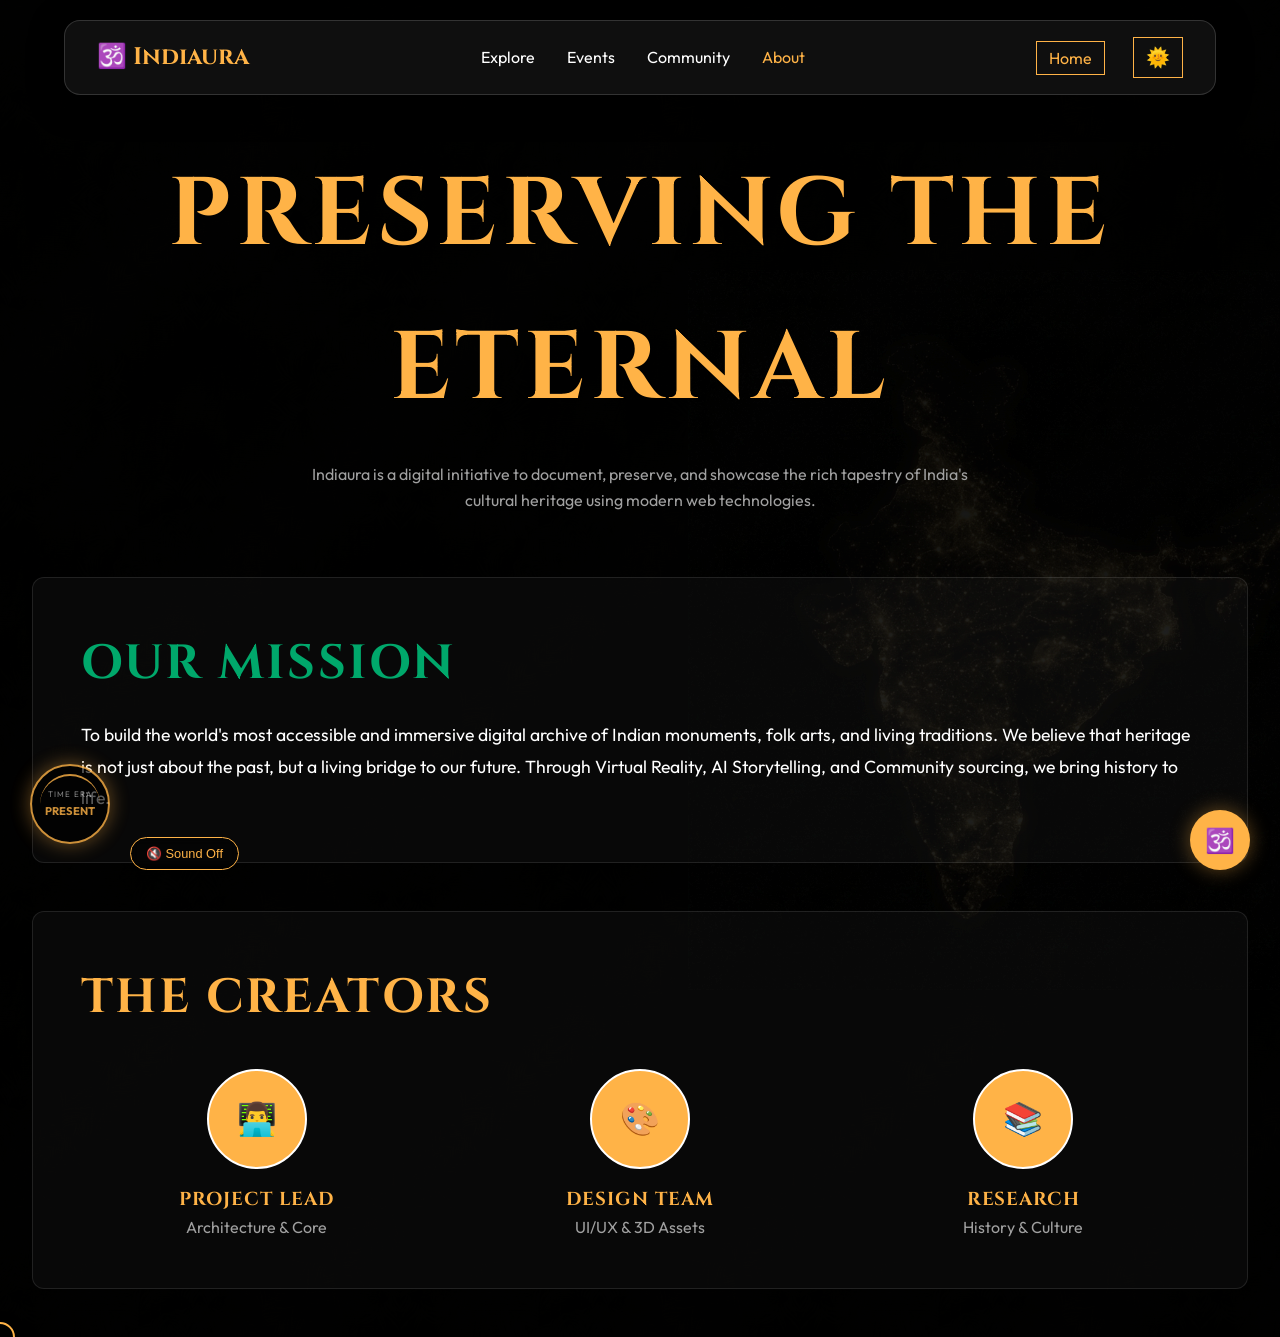
<file: INDIAURA-main/about.html>
<!DOCTYPE html>
<html lang="en">

<head>
    <meta charset="UTF-8">
    <meta name="viewport" content="width=device-width, initial-scale=1.0">
    <title>About Us | Indiaura</title>
    <link rel="stylesheet" href="css/style.css">
    <style>
        .about-section {
            background: rgba(255, 255, 255, 0.03);
            border: var(--glass-border);
            border-radius: 12px;
            padding: 3rem;
            margin-bottom: 3rem;
        }

        .team-grid {
            display: grid;
            grid-template-columns: repeat(auto-fit, minmax(200px, 1fr));
            gap: 2rem;
            margin-top: 2rem;
        }

        .team-card {
            text-align: center;
        }

        .team-avatar {
            width: 100px;
            height: 100px;
            border-radius: 50%;
            background: var(--color-primary);
            margin: 0 auto 1rem;
            display: flex;
            align-items: center;
            justify-content: center;
            font-size: 2rem;
            border: 2px solid var(--color-text-main);
        }
    </style>
</head>

<body>

    <nav class="glass-panel"
        style="position: sticky; top: 20px; width: 90%; max-width: 1200px; margin: 0 auto; z-index: 1000; padding: 1rem 2rem; display: flex; justify-content: space-between; align-items: center;">
        <div class="logo"
            style="font-family: var(--font-heading); font-size: 1.5rem; font-weight: 700; color: var(--color-primary);">
            <a href="index.html">🕉️ Indiaura</a>
        </div>
        <div class="nav-links" style="display: flex; gap: 2rem;">
            <a href="explore.html">Explore</a>
            <a href="events.html">Events</a>
            <a href="community.html">Community</a>
            <a href="about.html" style="color: var(--color-primary);">About</a>
        </div>
        <div class="nav-actions">
            <a href="index.html" class="btn-outline" style="padding: 6px 12px; margin-right: 15px;">Home</a>
            <!-- Theme toggle injected here -->
        </div>
    </nav>

    <div class="container animate-fade-up" style="margin-top: 4rem;">

        <div style="text-align: center; margin-bottom: 4rem;">
            <h1>Preserving the Eternal</h1>
            <p style="color: var(--color-text-muted); max-width: 700px; margin: 1rem auto;">
                Indiaura is a digital initiative to document, preserve, and showcase the rich tapestry of India's
                cultural heritage using modern web technologies.
            </p>
        </div>

        <div class="about-section">
            <h2 style="color: var(--color-secondary);">Our Mission</h2>
            <p style="font-size: 1.1rem; margin-top: 1rem; line-height: 1.8;">
                To build the world's most accessible and immersive digital archive of Indian monuments, folk arts, and
                living traditions. We believe that heritage is not just about the past, but a living bridge to our
                future. Through Virtual Reality, AI Storytelling, and Community sourcing, we bring history to life.
            </p>
        </div>

        <div class="about-section">
            <h2>The Creators</h2>
            <div class="team-grid">
                <div class="team-card">
                    <div class="team-avatar">👨‍💻</div>
                    <h3>Project Lead</h3>
                    <p style="color: var(--color-text-muted);">Architecture & Core</p>
                </div>
                <div class="team-card">
                    <div class="team-avatar">🎨</div>
                    <h3>Design Team</h3>
                    <p style="color: var(--color-text-muted);">UI/UX & 3D Assets</p>
                </div>
                <div class="team-card">
                    <div class="team-avatar">📚</div>
                    <h3>Research</h3>
                    <p style="color: var(--color-text-muted);">History & Culture</p>
                </div>
            </div>
        </div>

    </div>

    <script type="module" src="js/main.js"></script>
    <div class="india-bg-watermark"></div>
<script type="module" src="js/interactions.js"></script><div class="india-bg-watermark"></div><script type="module" src="js/chronos.js"></script><script type="module" src="js/veda.js"></script><script type="module" src="js/aurasynth.js"></script></body>

</html>
</file>
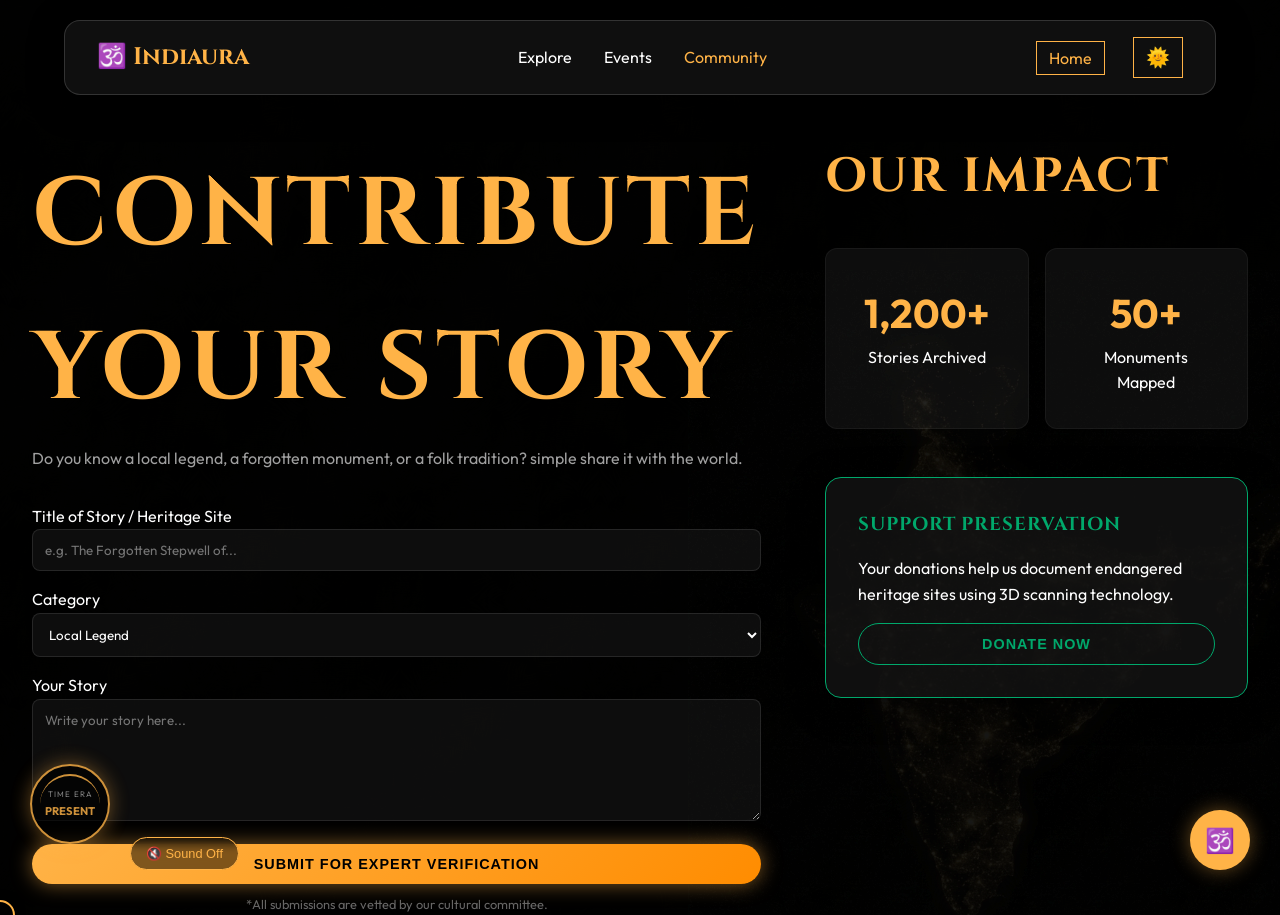
<file: INDIAURA-main/community.html>
<!DOCTYPE html>
<html lang="en">

<head>
    <meta charset="UTF-8">
    <meta name="viewport" content="width=device-width, initial-scale=1.0">
    <title>Community | Indiaura</title>
    <link rel="stylesheet" href="css/style.css">
    <style>
        .split-layout {
            display: grid;
            grid-template-columns: 1fr 1fr;
            gap: 4rem;
            margin-top: 3rem;
        }

        input,
        textarea,
        select {
            width: 100%;
            background: rgba(255, 255, 255, 0.05);
            border: 1px solid rgba(255, 255, 255, 0.1);
            padding: 12px;
            border-radius: 8px;
            color: white;
            margin-bottom: 1rem;
            font-family: var(--font-body);
        }

        input:focus,
        textarea:focus {
            outline: none;
            border-color: var(--color-primary);
        }

        .stat-box {
            background: var(--color-bg-card);
            padding: 2rem;
            border-radius: 12px;
            text-align: center;
            border: 1px solid rgba(255, 255, 255, 0.05);
        }

        .stat-number {
            font-size: 2.5rem;
            font-weight: 700;
            color: var(--color-primary);
        }
    </style>
</head>

<body>

    <nav class="glass-panel"
        style="position: sticky; top: 20px; width: 90%; max-width: 1200px; margin: 0 auto; z-index: 1000; padding: 1rem 2rem; display: flex; justify-content: space-between; align-items: center;">
        <div class="logo"
            style="font-family: var(--font-heading); font-size: 1.5rem; font-weight: 700; color: var(--color-primary);">
            <a href="index.html">🕉️ Indiaura</a>
        </div>
        <div class="nav-links" style="display: flex; gap: 2rem;">
            <a href="explore.html">Explore</a>
            <a href="events.html">Events</a>
            <a href="community.html" style="color: var(--color-primary);">Community</a>
        </div>
        <div class="nav-actions">
            <a href="index.html" class="btn-outline" style="padding: 6px 12px; margin-right: 15px;">Home</a>
            <!-- Theme toggle injected here -->
        </div>
    </nav>

    <div class="container animate-fade-up" style="margin-top: 4rem;">

        <div class="split-layout">
            <!-- Left: Contribute Form -->
            <div>
                <h1>Contribute Your Story</h1>
                <p style="color: var(--color-text-muted); margin-bottom: 2rem;">
                    Do you know a local legend, a forgotten monument, or a folk tradition? simple share it with the
                    world.
                </p>

                <form id="story-form" onsubmit="submitStory(event)">
                    <label>Title of Story / Heritage Site</label>
                    <input type="text" placeholder="e.g. The Forgotten Stepwell of..." required>

                    <label>Category</label>
                    <select>
                        <option>Local Legend</option>
                        <option>Folk Art</option>
                        <option>Monument</option>
                        <option>Culinary History</option>
                    </select>

                    <label>Your Story</label>
                    <textarea rows="6" placeholder="Write your story here..." required></textarea>

                    <button type="submit" class="btn btn-primary" style="width: 100%;">Submit for Expert
                        Verification</button>
                    <p style="font-size: 0.8rem; color: #666; margin-top: 10px; text-align: center;">
                        *All submissions are vetted by our cultural committee.
                    </p>
                </form>
            </div>

            <!-- Right: Impact & Donation -->
            <div>
                <h2 style="margin-bottom: 2rem;">Our Impact</h2>

                <div style="display: grid; grid-template-columns: 1fr 1fr; gap: 1rem; margin-bottom: 3rem;">
                    <div class="stat-box">
                        <div class="stat-number">1,200+</div>
                        <div>Stories Archived</div>
                    </div>
                    <div class="stat-box">
                        <div class="stat-number">50+</div>
                        <div>Monuments Mapped</div>
                    </div>
                </div>

                <div class="glass-panel" style="padding: 2rem; border-color: var(--color-secondary);">
                    <h3 style="color: var(--color-secondary);">Support Preservation</h3>
                    <p style="margin: 1rem 0;">Your donations help us document endangered heritage sites using 3D
                        scanning technology.</p>
                    <button class="btn btn-outline"
                        style="border-color: var(--color-secondary); color: var(--color-secondary); width: 100%;">Donate
                        Now</button>
                </div>
            </div>
        </div>
    </div>

    <script>
        function submitStory(e) {
            e.preventDefault();
            const btn = e.target.querySelector('button');
            const originalText = btn.innerText;

            btn.innerText = "Submitting...";

            setTimeout(() => {
                alert("✅ Story Submitted Successfully!\n\nThank you for contributing to India's digital heritage. Our team will review it shortly.");
                e.target.reset();
                btn.innerText = originalText;
            }, 1500);
        }
    </script>
    <script type="module" src="js/main.js"></script>
    <div class="india-bg-watermark"></div>
<script type="module" src="js/interactions.js"></script><div class="india-bg-watermark"></div><script type="module" src="js/chronos.js"></script><script type="module" src="js/veda.js"></script><script type="module" src="js/aurasynth.js"></script></body>

</html>
</file>
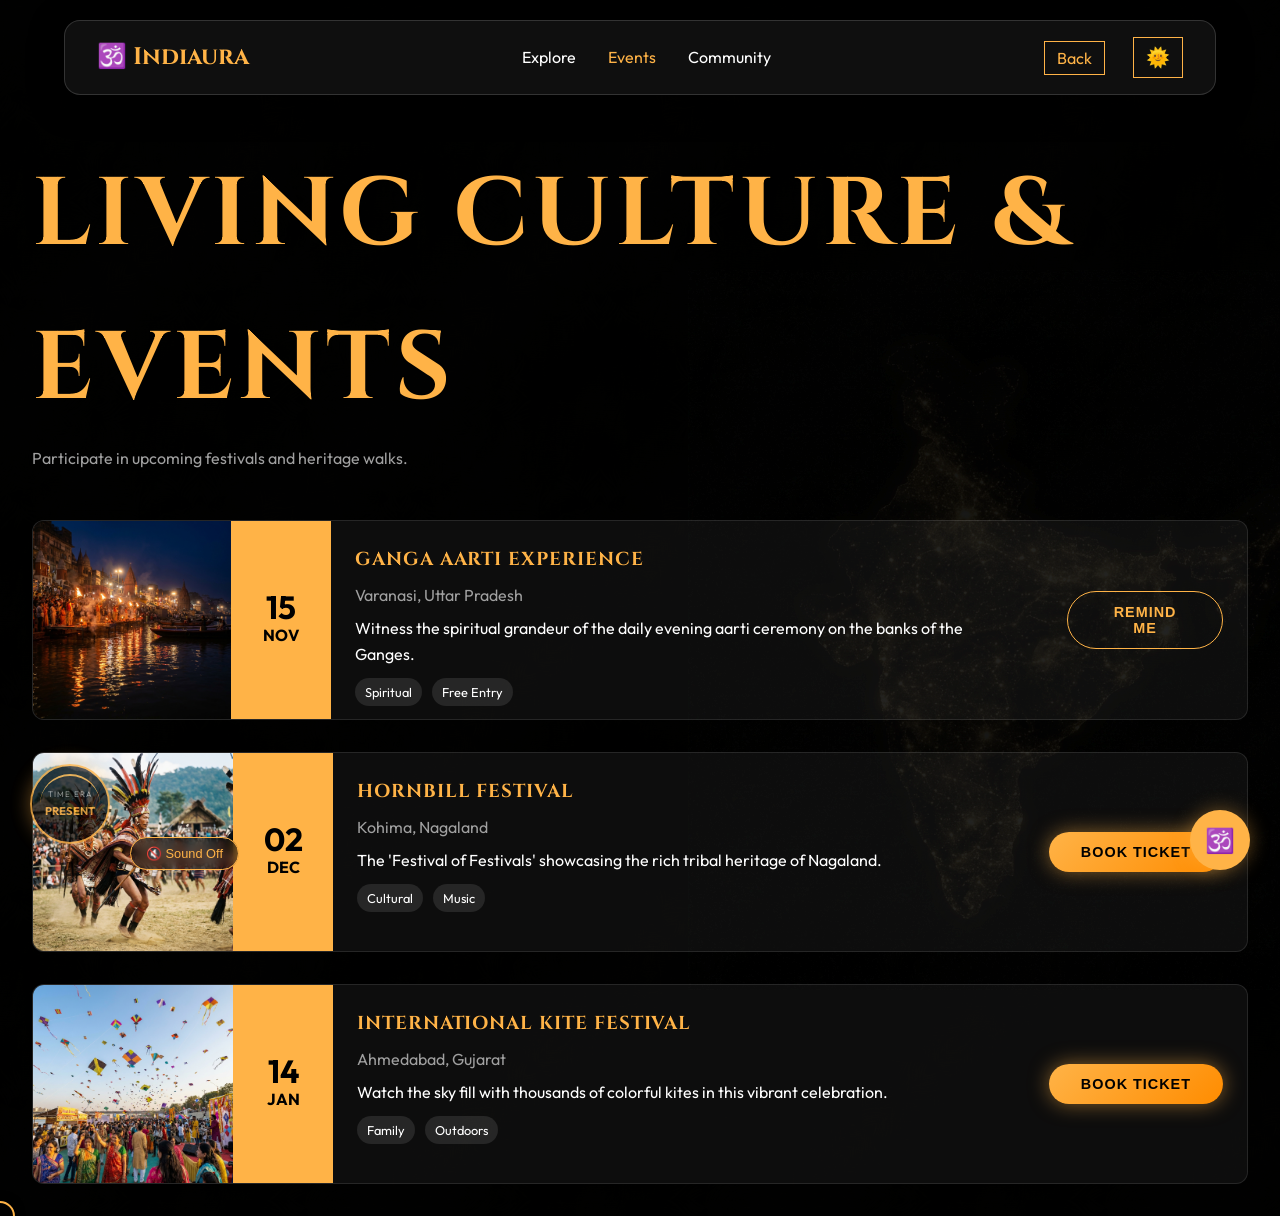
<file: INDIAURA-main/events.html>
<!DOCTYPE html>
<html lang="en">

<head>
    <meta charset="UTF-8">
    <meta name="viewport" content="width=device-width, initial-scale=1.0">
    <title>Events & Festivals | Indiaura</title>
    <link rel="stylesheet" href="css/style.css">
    <style>
        .event-card {
            display: flex;
            background: var(--color-bg-card);
            border: var(--glass-border);
            border-radius: 12px;
            overflow: hidden;
            margin-bottom: 2rem;
            transition: var(--transition-smooth);
            height: 200px;
        }

        .event-card:hover {
            transform: translateX(10px);
            background: rgba(255, 255, 255, 0.08);
        }

        .event-img {
            width: 200px;
            background-size: cover;
            background-position: center;
        }

        .event-date {
            background: var(--color-primary);
            color: #000;
            padding: 1.5rem;
            display: flex;
            flex-direction: column;
            align-items: center;
            justify-content: center;
            min-width: 100px;
            font-weight: 700;
        }

        .event-date span.day {
            font-size: 2rem;
            line-height: 1;
        }

        .event-date span.month {
            font-size: 1rem;
            text-transform: uppercase;
        }

        .event-details {
            padding: 1.5rem;
            flex-grow: 1;
        }

        .event-tags {
            display: flex;
            gap: 10px;
            margin-top: 10px;
        }

        .tag {
            background: rgba(255, 255, 255, 0.1);
            padding: 4px 10px;
            border-radius: 20px;
            font-size: 0.8rem;
        }
    </style>
</head>

<body>

    <nav class="glass-panel"
        style="position: sticky; top: 20px; width: 90%; max-width: 1200px; margin: 0 auto; z-index: 1000; padding: 1rem 2rem; display: flex; justify-content: space-between; align-items: center;">
        <div class="logo"
            style="font-family: var(--font-heading); font-size: 1.5rem; font-weight: 700; color: var(--color-primary);">
            <a href="index.html">🕉️ Indiaura</a>
        </div>
        <div class="nav-links" style="display: flex; gap: 2rem;">
            <a href="explore.html">Explore</a>
            <a href="events.html" style="color: var(--color-primary);">Events</a>
            <a href="community.html">Community</a>
        </div>
        <div class="nav-actions">
            <a href="explore.html" class="btn-outline" style="padding: 6px 12px; margin-right: 15px;">Back</a>
            <!-- Theme toggle will be injected here -->
        </div>
    </nav>

    <div class="container" style="margin-top: 4rem;">
        <h1 class="animate-fade-up">Living Culture & Events</h1>
        <p class="animate-fade-up" style="color: var(--color-text-muted); margin-bottom: 3rem;">Participate in upcoming
            festivals and heritage walks.</p>

        <!-- Event List -->
        <div class="event-list animate-fade-up" style="animation-delay: 0.2s;">

            <!-- Event 1 -->
            <div class="event-card">
                <div class="event-img" style="background-image: url('assets/ganga_aarti.png');"></div>
                <div class="event-date">
                    <span class="day">15</span>
                    <span class="month">Nov</span>
                </div>
                <div class="event-details">
                    <h3>Ganga Aarti Experience</h3>
                    <p style="color: var(--color-text-muted); margin: 0.5rem 0;">Varanasi, Uttar Pradesh</p>
                    <p>Witness the spiritual grandeur of the daily evening aarti ceremony on the banks of the Ganges.
                    </p>
                    <div class="event-tags">
                        <span class="tag">Spiritual</span>
                        <span class="tag">Free Entry</span>
                    </div>
                </div>
                <div style="padding: 1.5rem; display: flex; align-items: center;">
                    <button class="btn btn-outline" onclick="bookTicket('Ganga Aarti')">Remind Me</button>
                </div>
            </div>

            <!-- Event 2 -->
            <div class="event-card">
                <div class="event-img" style="background-image: url('assets/hornbill.png');"></div>
                <div class="event-date">
                    <span class="day">02</span>
                    <span class="month">Dec</span>
                </div>
                <div class="event-details">
                    <h3>Hornbill Festival</h3>
                    <p style="color: var(--color-text-muted); margin: 0.5rem 0;">Kohima, Nagaland</p>
                    <p>The 'Festival of Festivals' showcasing the rich tribal heritage of Nagaland.</p>
                    <div class="event-tags">
                        <span class="tag">Cultural</span>
                        <span class="tag">Music</span>
                    </div>
                </div>
                <div style="padding: 1.5rem; display: flex; align-items: center;">
                    <button class="btn btn-primary" onclick="bookTicket('Hornbill Festival')">Book Ticket</button>
                </div>
            </div>

            <!-- Event 3 -->
            <div class="event-card">
                <div class="event-img" style="background-image: url('assets/kite_festival.png');"></div>
                <div class="event-date">
                    <span class="day">14</span>
                    <span class="month">Jan</span>
                </div>
                <div class="event-details">
                    <h3>International Kite Festival</h3>
                    <p style="color: var(--color-text-muted); margin: 0.5rem 0;">Ahmedabad, Gujarat</p>
                    <p>Watch the sky fill with thousands of colorful kites in this vibrant celebration.</p>
                    <div class="event-tags">
                        <span class="tag">Family</span>
                        <span class="tag">Outdoors</span>
                    </div>
                </div>
                <div style="padding: 1.5rem; display: flex; align-items: center;">
                    <button class="btn btn-primary" onclick="bookTicket('Kite Festival')">Book Ticket</button>
                </div>
            </div>

        </div>
    </div>

    <script>
        function bookTicket(eventName) {
            alert(`🎟️ Mock Booking Initiated for: ${eventName}\n\nThis is a demo feature. In a real app, this would open a payment gateway.`);
        }
    </script>
    <script type="module" src="js/main.js"></script>
    <div class="india-bg-watermark"></div>
<script type="module" src="js/interactions.js"></script><div class="india-bg-watermark"></div><script type="module" src="js/chronos.js"></script><script type="module" src="js/veda.js"></script><script type="module" src="js/aurasynth.js"></script></body>

</html>
</file>
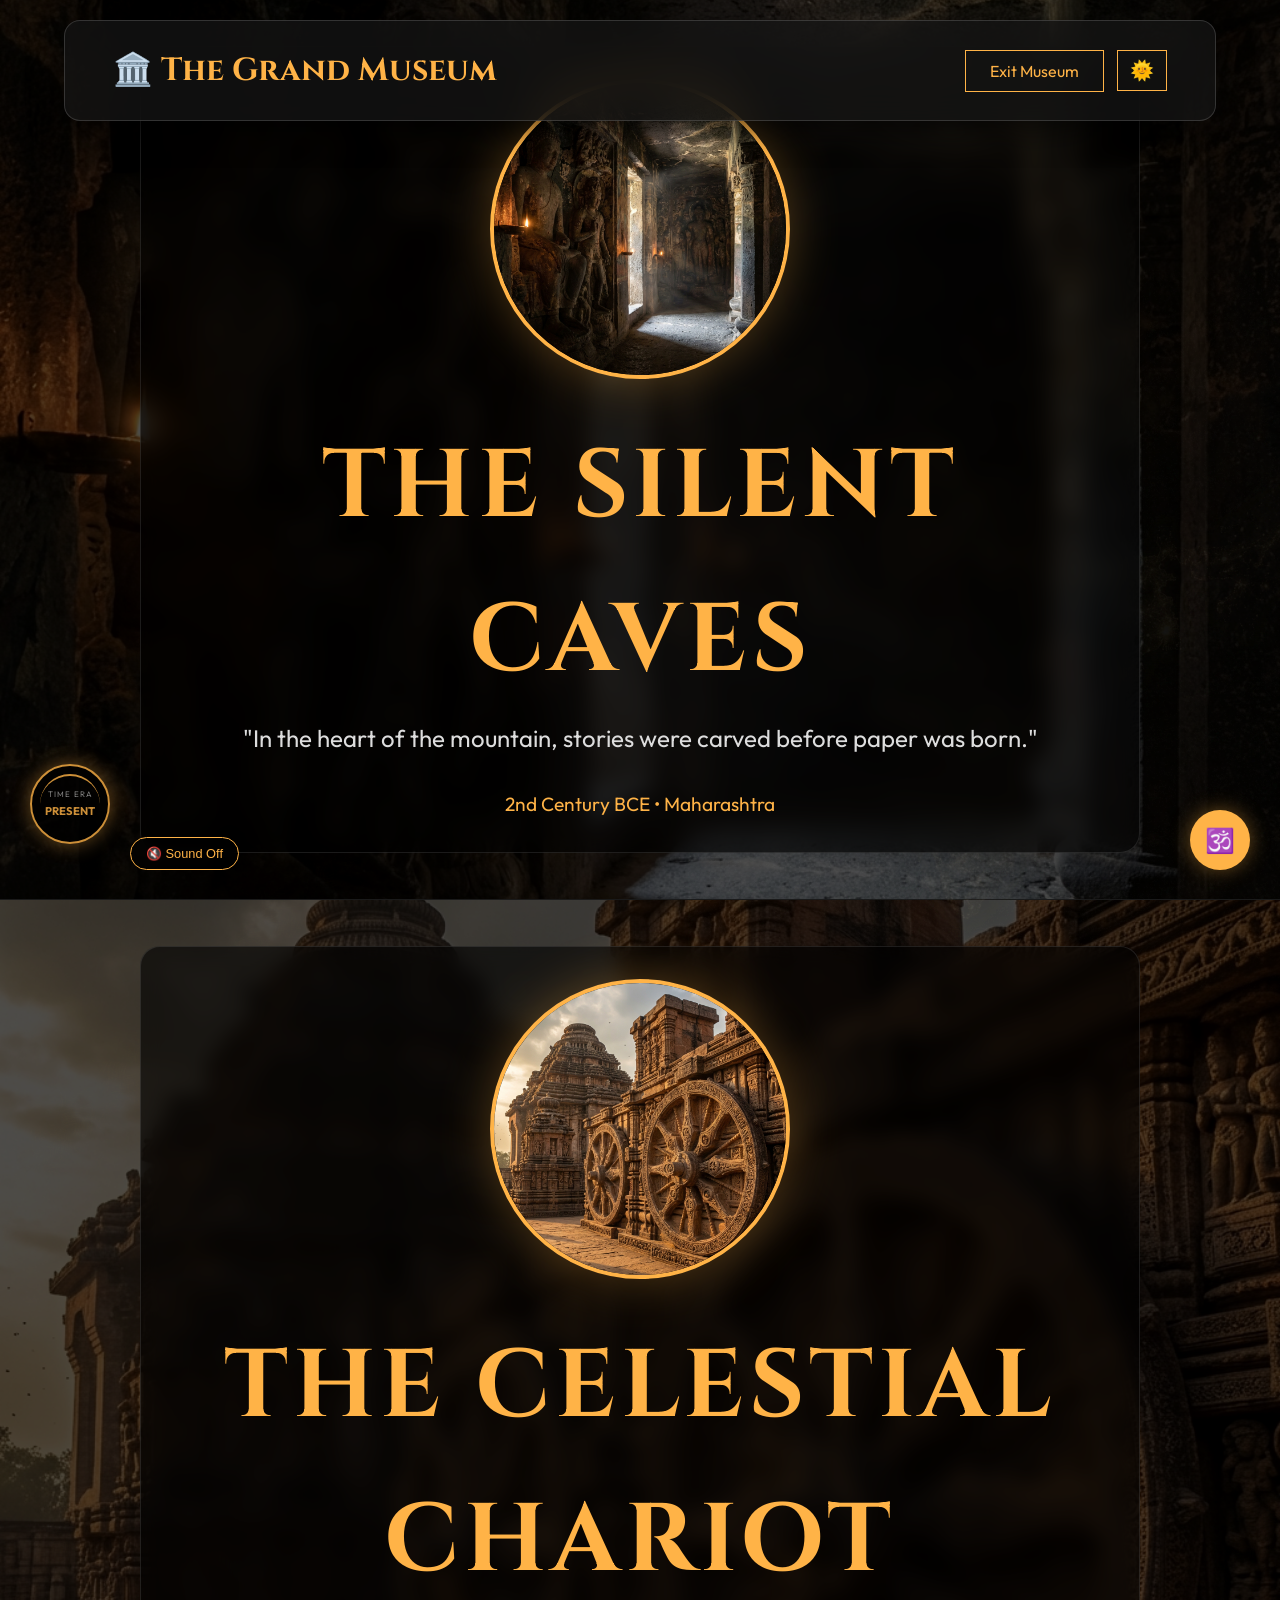
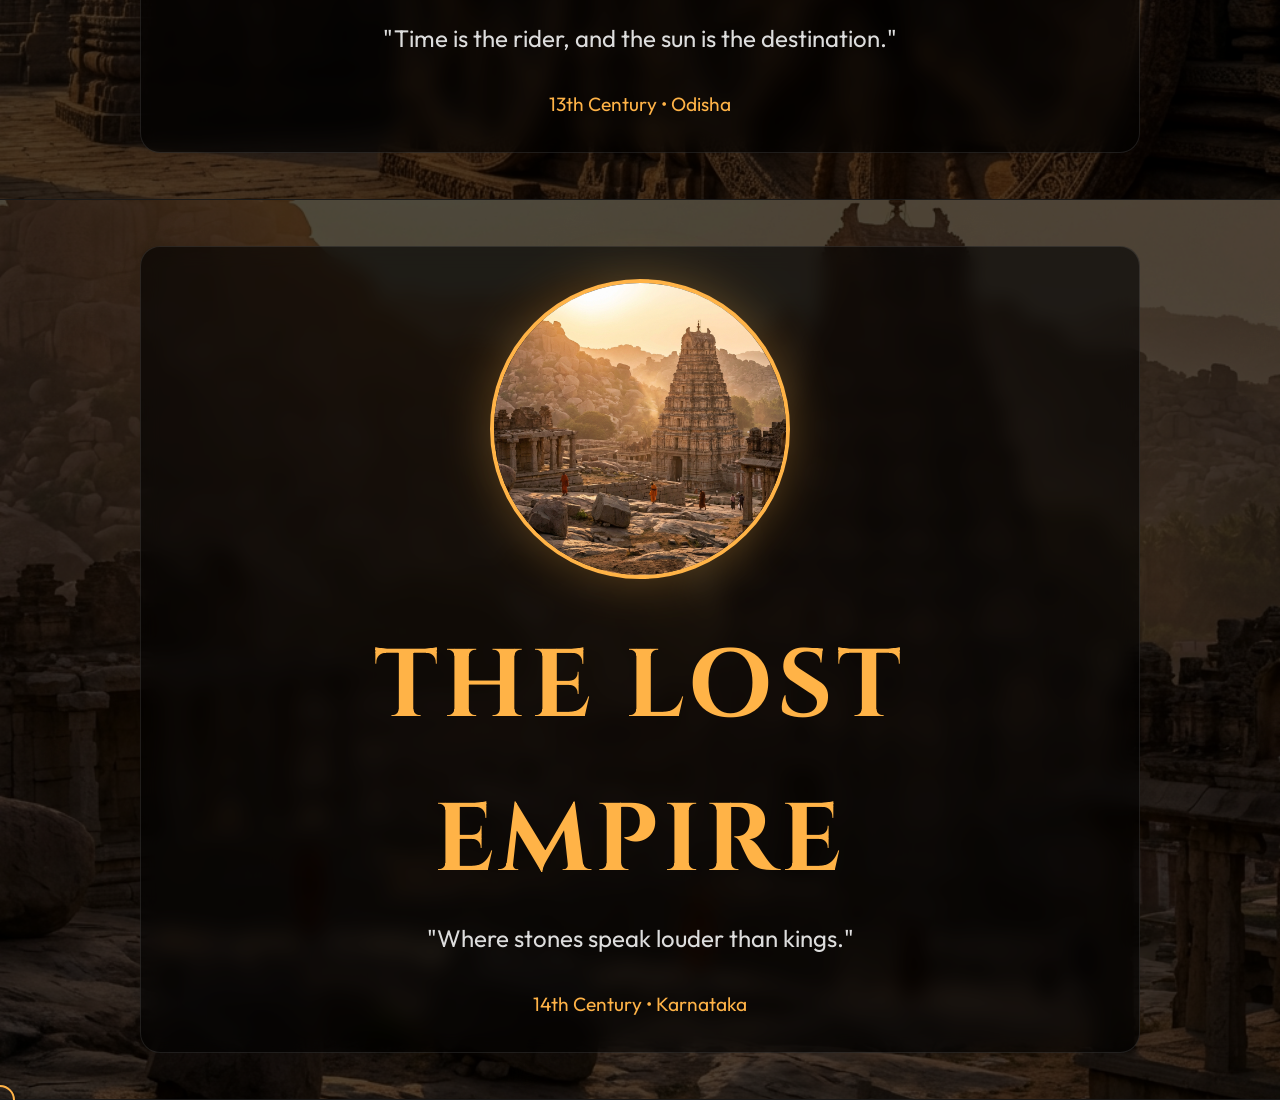
<file: INDIAURA-main/museum.html>
<!DOCTYPE html>
<html lang="en">

<head>
    <meta charset="UTF-8">
    <meta name="viewport" content="width=device-width, initial-scale=1.0">
    <title>The Grand Museum | Indiaura</title>
    <link rel="stylesheet" href="css/style.css">
    <style>
        .museum-section {
            height: 100vh;
            display: flex;
            align-items: center;
            justify-content: center;
            position: relative;
            overflow: hidden;
            border-bottom: 1px solid rgba(255, 255, 255, 0.1);
        }

        .museum-bg {
            position: absolute;
            top: 0;
            left: 0;
            width: 100%;
            height: 100%;
            background-size: cover;
            background-position: center;
            opacity: 0.3;
            transition: transform 0.5s ease;
        }

        .museum-content {
            position: relative;
            z-index: 10;
            text-align: center;
            max-width: 1000px;
            padding: 2rem;
            background: rgba(0, 0, 0, 0.6);
            backdrop-filter: blur(10px);
            border: 1px solid rgba(255, 255, 255, 0.1);
            border-radius: 20px;
        }

        .artifact-frame {
            width: 300px;
            height: 300px;
            margin: 0 auto 2rem;
            border-radius: 50%;
            overflow: hidden;
            border: 4px solid var(--color-primary);
            box-shadow: 0 0 50px rgba(255, 179, 71, 0.3);
            animation: float 6s ease-in-out infinite;
        }

        .artifact-img {
            width: 100%;
            height: 100%;
            object-fit: cover;
        }

        @keyframes float {

            0%,
            100% {
                transform: translateY(0);
            }

            50% {
                transform: translateY(-20px);
            }
        }
    </style>
</head>

<body>

    <nav class="glass-panel"
        style="position: fixed; top: 20px; left: 50%; transform: translateX(-50%); width: 90%; max-width: 1600px; z-index: 1000; padding: 1.5rem 3rem; display: flex; justify-content: space-between; align-items: center;">
        <div class="logo"
            style="font-family: var(--font-heading); font-size: 2rem; font-weight: 700; color: var(--color-primary);">
            <a href="index.html">🏛️ The Grand Museum</a>
        </div>
        <div class="nav-actions">
            <a href="index.html" class="btn-outline" style="padding: 10px 24px; font-size: 1rem;">Exit Museum</a>
        </div>
    </nav>

    <!-- Exhibit 1 -->
    <section class="museum-section">
        <div class="museum-bg" style="background-image: url('assets/ajanta.png');"></div>
        <div class="museum-content animate-fade-up">
            <div class="artifact-frame">
                <img src="assets/ajanta.png" class="artifact-img" alt="Ajanta">
            </div>
            <h1>The Silent Caves</h1>
            <p style="font-size: 1.5rem; color: #ddd; margin-bottom: 2rem;">
                "In the heart of the mountain, stories were carved before paper was born."
            </p>
            <div style="font-size: 1.2rem; color: var(--color-primary);">2nd Century BCE • Maharashtra</div>
        </div>
    </section>

    <!-- Exhibit 2 -->
    <section class="museum-section">
        <div class="museum-bg" style="background-image: url('assets/konark.png');"></div>
        <div class="museum-content animate-fade-up">
            <div class="artifact-frame">
                <img src="assets/konark.png" class="artifact-img" alt="Konark">
            </div>
            <h1>The Celestial Chariot</h1>
            <p style="font-size: 1.5rem; color: #ddd; margin-bottom: 2rem;">
                "Time is the rider, and the sun is the destination."
            </p>
            <div style="font-size: 1.2rem; color: var(--color-primary);">13th Century • Odisha</div>
        </div>
    </section>

    <!-- Exhibit 3 -->
    <section class="museum-section">
        <div class="museum-bg" style="background-image: url('assets/hampi.png');"></div>
        <div class="museum-content animate-fade-up">
            <div class="artifact-frame">
                <img src="assets/hampi.png" class="artifact-img" alt="Hampi">
            </div>
            <h1>The Lost Empire</h1>
            <p style="font-size: 1.5rem; color: #ddd; margin-bottom: 2rem;">
                "Where stones speak louder than kings."
            </p>
            <div style="font-size: 1.2rem; color: var(--color-primary);">14th Century • Karnataka</div>
        </div>
    </section>

    <script type="module" src="js/main.js"></script>
    <div class="india-bg-watermark"></div>
<script type="module" src="js/interactions.js"></script><div class="india-bg-watermark"></div><script type="module" src="js/chronos.js"></script><script type="module" src="js/veda.js"></script><script type="module" src="js/aurasynth.js"></script></body>

</html>
</file>
<file: INDIAURA-main/css/style.css>
/* Indiaura - Premium Heritage Platform Design System */
@import url('https://fonts.googleapis.com/css2?family=Cinzel:wght@400;700&family=Outfit:wght@300;400;500;700&display=swap');

:root {
    /* Premium Color Palette (Dark Default) */
    --color-bg-deep: #050505;
    /* Ultra dark background */
    --color-bg-card: rgba(255, 255, 255, 0.05);
    /* Glass effect base */
    --color-primary: #FFB347;
    /* Saffron Gold */
    --color-primary-glow: rgba(255, 179, 71, 0.5);
    --color-secondary: #00A86B;
    /* Jade Green (subtle) */
    --color-accent: #E0115F;
    /* Ruby/Magenta for festivals */
    --color-text-main: #FFFFFF;
    --color-text-muted: #A0A0A0;
    --color-border: rgba(255, 255, 255, 0.1);

    /* Typography */
    --font-heading: 'Cinzel', serif;
    --font-body: 'Outfit', sans-serif;

    /* Spacing */
    --spacing-xs: 0.5rem;
    --spacing-sm: 1rem;
    --spacing-md: 2rem;
    --spacing-lg: 4rem;
    --spacing-xl: 8rem;

    /* Effects */
    --glass-bg: rgba(20, 20, 30, 0.6);
    --glass-border: 1px solid rgba(255, 255, 255, 0.1);
    --glass-shadow: 0 8px 32px 0 rgba(0, 0, 0, 0.37);
    --transition-smooth: all 0.4s cubic-bezier(0.16, 1, 0.3, 1);
}

/* Light Theme Variables */
[data-theme="light"] {
    --color-bg-deep: #F5F5F0;
    /* Creamy White */
    --color-bg-card: rgba(255, 255, 255, 0.6);
    --color-text-main: #1A1A1A;
    --color-text-muted: #555555;
    --color-border: rgba(0, 0, 0, 0.1);
    --glass-border: 1px solid rgba(0, 0, 0, 0.1);
    --glass-shadow: 0 8px 32px 0 rgba(0, 0, 0, 0.1);
    --color-primary-glow: rgba(255, 179, 71, 0.2);
    /* Pattern overlay needs to be inverted or handled differently */
}

* {
    margin: 0;
    padding: 0;
    box-sizing: border-box;
}

/* Holographic Overrides (My Wish Feature) */
[data-era="future"] .heritage-card,
[data-era="future"] .event-card,
[data-era="future"] .artifact-frame {
    position: relative;
    overflow: hidden;
    box-shadow: 0 0 20px rgba(0, 255, 255, 0.4);
    border: 1px solid rgba(0, 255, 255, 0.6);
}

[data-era="future"] img,
[data-era="future"] .card-img,
[data-era="future"] .event-img,
[data-era="future"] .hero-banner {
    filter: contrast(1.2) brightness(1.1) hue-rotate(15deg);
}

[data-era="future"] .heritage-card::after,
[data-era="future"] .event-card::after,
[data-era="future"] .artifact-frame::after {
    content: " ";
    display: block;
    position: absolute;
    top: 0;
    left: 0;
    bottom: 0;
    right: 0;
    background: linear-gradient(rgba(18, 16, 16, 0) 50%, rgba(0, 255, 255, 0.1) 50%), linear-gradient(90deg, rgba(255, 0, 0, 0.06), rgba(0, 255, 0, 0.02), rgba(0, 0, 255, 0.06));
    z-index: 2;
    background-size: 100% 4px, 6px 100%;
    pointer-events: none;
    animation: scanlines 1s linear infinite;
}

@keyframes scanlines {
    0% {
        background-position: 0 0;
    }

    100% {
        background-position: 0 8px;
    }
}

body {
    background-color: var(--color-bg-deep);
    background-image: url('../assets/bg_pattern.png');
    background-repeat: repeat;
    background-size: 400px;
    background-blend-mode: soft-light;
    color: var(--color-text-main);
    font-family: var(--font-body);
    overflow-x: hidden;
    line-height: 1.6;
    transition: background-color 0.5s ease, color 0.5s ease;
    /* cursor: none;  Removed to fix visibility issues */
}

/* Custom Cursor (Visual Follower) */
.custom-cursor {
    width: 30px;
    height: 30px;
    border: 2px solid var(--color-primary);
    border-radius: 50%;
    position: fixed;
    pointer-events: none;
    z-index: 9999;
    transform: translate(-50%, -50%);
    transition: width 0.3s, height 0.3s, background 0.3s;
    box-shadow: 0 0 10px rgba(0, 0, 0, 0.5);
    /* Shadow for contrast */
}

.cursor-dot {
    width: 4px;
    height: 4px;
    background: var(--color-primary);
    border-radius: 50%;
    position: fixed;
    pointer-events: none;
    z-index: 10000;
}

.cursor-hover {
    width: 50px;
    height: 50px;
    background: rgba(255, 179, 71, 0.1);
    border-color: transparent;
}

/* 3D Tilt Shine */
.shine {
    position: absolute;
    top: 0;
    left: 0;
    right: 0;
    bottom: 0;
    pointer-events: none;
    z-index: 10;
    border-radius: inherit;
}

/* For Light Mode Pattern adjustment */
[data-theme="light"] body {
    background-blend-mode: multiply;
    background-image: url('../assets/bg_pattern.png');
    /* Could opt for a lighter pattern if needed, or stick with this */
    opacity: 1;
}

/* Global India Simulator Watermark */
.india-bg-watermark {
    position: fixed;
    bottom: -10vh;
    right: -10vw;
    width: 80vh;
    height: 80vh;
    background-image: url('../assets/india_overlay.png');
    background-size: contain;
    background-repeat: no-repeat;
    opacity: 0.05;
    pointer-events: none;
    z-index: -1;
    mix-blend-mode: screen;
}

[data-theme="light"] .india-bg-watermark {
    mix-blend-mode: multiply;
    /* Better for light backgrounds */
    opacity: 0.1;
    filter: invert(1);
    /* Invert the gold/black silhouette for light mode visibility */
}

h1,
h2,
h3,
h4,
h5,
h6 {
    font-family: var(--font-heading);
    font-weight: 700;
    color: var(--color-primary);
    text-transform: uppercase;
    letter-spacing: 0.05em;
}

[data-theme="light"] h1,
[data-theme="light"] h2,
[data-theme="light"] h3 {
    color: #D35400;
    /* Darker Orange/Saffron for light mode contrast */
}

a {
    text-decoration: none;
    color: inherit;
    transition: var(--transition-smooth);
}

/* Utilities */
.container {
    max-width: 1600px;
    /* Bigger container */
    margin: 0 auto;
    padding: 0 var(--spacing-md);
    /* More breathing room */
}

/* Grand Typography */
h1 {
    font-size: 4rem;
    /* Base huge */
}

@media (min-width: 1200px) {
    h1 {
        font-size: 6rem;
        /* Ultra Grand on Desktop */
    }
}

h2 {
    font-size: 3rem;
}

.glass-panel {
    background: rgba(20, 20, 20, 0.75);
    backdrop-filter: blur(20px);
    -webkit-backdrop-filter: blur(20px);
    border: 1px solid rgba(255, 255, 255, 0.15);
    border-radius: 16px;
    box-shadow: 0 8px 32px 0 rgba(0, 0, 0, 0.6);
}

[data-theme="light"] .glass-panel {
    background: rgba(255, 255, 255, 0.75);
    border: 1px solid rgba(255, 255, 255, 0.6);
    box-shadow: 0 8px 32px 0 rgba(0, 0, 0, 0.1);
}

.btn {
    display: inline-block;
    padding: 12px 32px;
    border-radius: 50px;
    font-weight: 600;
    text-transform: uppercase;
    letter-spacing: 1px;
    cursor: pointer;
    transition: var(--transition-smooth);
    border: none;
    font-size: 0.9rem;
    position: relative;
    overflow: hidden;
}

.btn-primary {
    background: linear-gradient(135deg, var(--color-primary), #FF8C00);
    color: #000;
    box-shadow: 0 0 20px var(--color-primary-glow);
}

.btn-primary:hover {
    transform: translateY(-2px);
    box-shadow: 0 0 30px var(--color-primary-glow);
}

.btn-outline {
    background: transparent;
    border: 1px solid var(--color-primary);
    color: var(--color-primary);
}

[data-theme="light"] .btn-outline {
    border-color: #D35400;
    color: #D35400;
}

.btn-outline:hover {
    background: rgba(255, 179, 71, 0.1);
    box-shadow: 0 0 15px rgba(255, 179, 71, 0.2);
}

/* Nav Link */
.nav-link {
    position: relative;
    font-weight: 500;
    color: var(--color-text-muted);
    padding: 0.5rem 0;
}

.nav-link:hover,
.nav-link.active {
    color: var(--color-text-main);
}

.nav-link::after {
    content: '';
    position: absolute;
    bottom: 0;
    left: 0;
    width: 0;
    height: 2px;
    background: var(--color-primary);
    transition: width 0.3s ease;
}

.nav-link:hover::after,
.nav-link.active::after {
    width: 100%;
}

/* Map Overlays */
.india-silhouette {
    /* ... existing styles ... */
    position: absolute;
    top: 50%;
    left: 50%;
    width: 65vh;
    height: 65vh;
    transform: translate(-50%, -50%);
    background-image: url('../assets/india_overlay.png');
    background-size: contain;
    background-repeat: no-repeat;
    background-position: center;
    opacity: 0.15;
    pointer-events: none;
    z-index: 400;
    mix-blend-mode: screen;
    transition: transform 0.1s ease-out;
    filter: blur(1px);
}

[data-theme="light"] .india-silhouette {
    filter: invert(1) blur(1px);
    mix-blend-mode: multiply;
    opacity: 0.1;
}

.map-vignette {
    position: absolute;
    top: 0;
    left: 0;
    width: 100%;
    height: 100vh;
    background: radial-gradient(circle at center, transparent 30%, rgba(5, 5, 5, 0.8) 90%);
    pointer-events: none;
    z-index: 500;
}

[data-theme="light"] .map-vignette {
    background: radial-gradient(circle at center, transparent 30%, rgba(255, 255, 255, 0.5) 90%);
}

/* Animations */
@keyframes fadeIn {
    from {
        opacity: 0;
        transform: translateY(20px);
    }

    to {
        opacity: 1;
        transform: translateY(0);
    }
}

.animate-fade-up {
    animation: fadeIn 0.8s ease-out forwards;
}

/* Particles/Dust Effect */
.dust-particle {
    position: absolute;
    background: var(--color-primary);
    border-radius: 50%;
    opacity: 0.3;
    pointer-events: none;
    animation: float 20s infinite linear;
}

/* Map Specifics Override via CSS for Light Mode Tiles (If using CSS filters) */
[data-theme="light"] .leaflet-container {
    background-color: #E6E6E6 !important;
}

[data-theme="light"] .leaflet-tile {
    filter: none !important;
    /* Reset dark filter */
}

/* Light Mode Popup Overrides */
[data-theme="light"] .leaflet-popup-content-wrapper {
    background: rgba(255, 255, 255, 0.9);
    backdrop-filter: blur(10px);
    -webkit-backdrop-filter: blur(10px);
    color: #000;
    border: 1px solid rgba(0, 0, 0, 0.1);
}

[data-theme="light"] .leaflet-popup-tip {
    background: rgba(255, 255, 255, 0.9);
}

[data-theme="light"] .popup-desc {
    color: #444;
}

[data-theme="light"] .btn-view {
    border-color: #D35400;
    color: #D35400;
}

::-webkit-scrollbar {
    width: 8px;
}

::-webkit-scrollbar-track {
    background: var(--color-bg-deep);
}

::-webkit-scrollbar-thumb {
    background: var(--color-primary);
    border-radius: 4px;
}

::-webkit-scrollbar-thumb:hover {
    background: #FF8C00;
}
</file>
